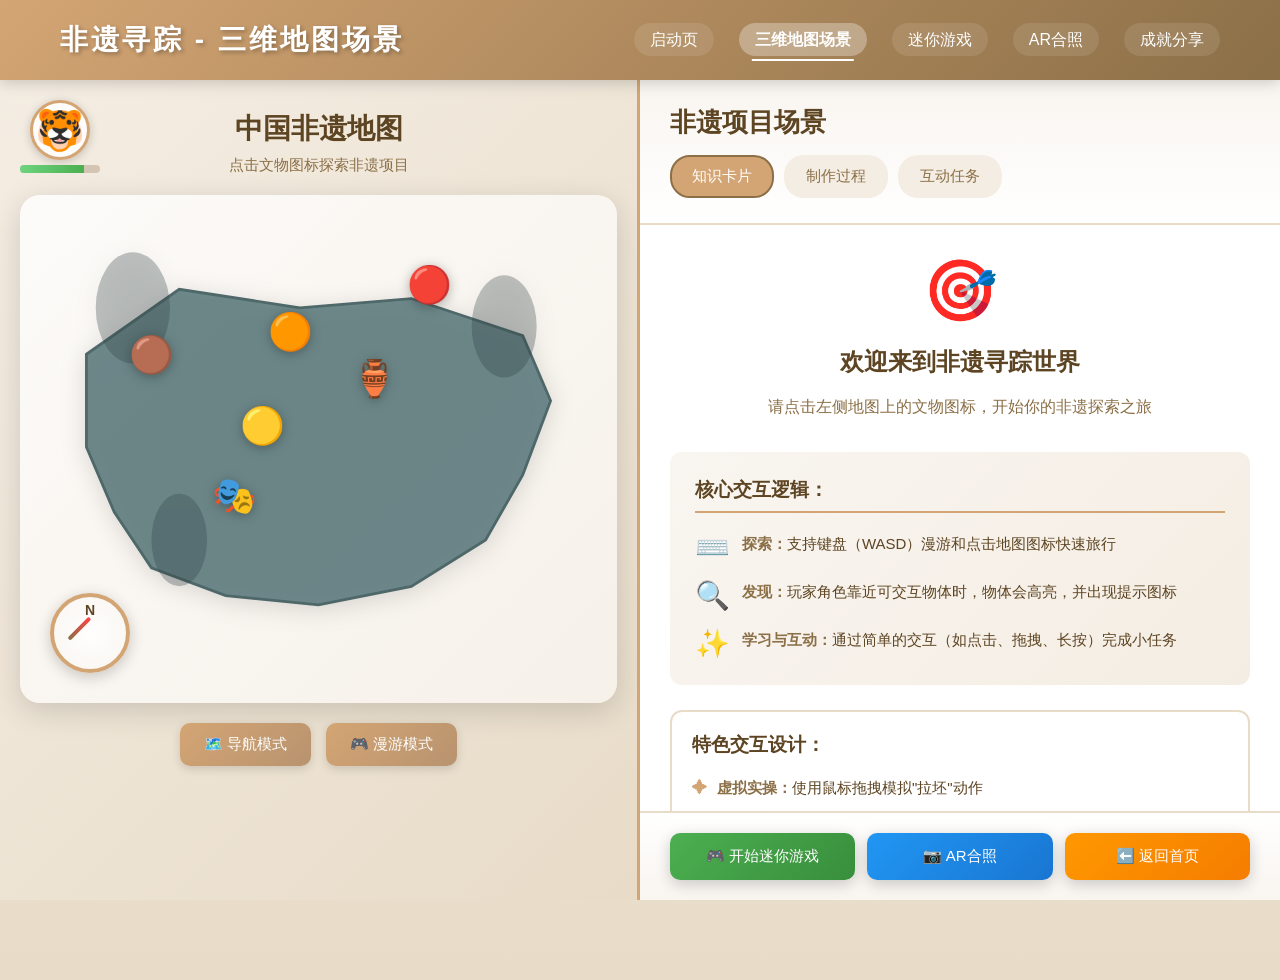
<file: map.html>
<!DOCTYPE html>
<html lang="zh-CN">
<head>
    <meta charset="UTF-8">
    <meta name="viewport" content="width=device-width, initial-scale=1.0">
    <title>三维地图场景 - 非遗寻踪</title>
    <link rel="stylesheet" href="css/style.css">
    <link rel="stylesheet" href="css/map.css">
    <link rel="stylesheet" href="css/animations.css">
</head>
<body>
    <!-- JavaScript交互功能 -->
    <script src="js/main.js"></script>
    <!-- 顶部导航栏 -->
    <nav class="top-nav">
        <div class="nav-container">
            <h1 class="site-title">非遗寻踪 - 三维地图场景</h1>
            <ul class="nav-menu">
                <li><a href="index.html">启动页</a></li>
                <li><a href="map.html" class="active">三维地图场景</a></li>
                <li><a href="#">迷你游戏</a></li>
                <li><a href="#">AR合照</a></li>
                <li><a href="#">成就分享</a></li>
            </ul>
        </div>
    </nav>

    <!-- 主内容区域 -->
    <main class="map-main">
        <!-- 左侧地图区 (50%宽) - 中国地图非遗点 -->
        <section class="map-section">
            <!-- 用户状态栏 -->
            <div class="user-status">
                <div class="avatar-box">
                    <div class="avatar">🐯</div>
                    <div class="hp-bar">
                        <div class="hp-fill" style="width: 80%;"></div>
                    </div>
                </div>
            </div>

            <div class="map-title">
                <h2>中国非遗地图</h2>
                <p class="map-hint">点击文物图标探索非遗项目</p>
            </div>
            
            <!-- 中国地图容器 -->
            <div class="map-container">
                <!-- 地图背景 - 中国水墨风格 -->
                <div class="china-map">
                    <svg viewBox="0 0 600 500" class="map-svg">
                        <!-- 中国地图轮廓简化版 -->
                        <path d="M 50,150 L 150,80 L 280,100 L 400,90 L 520,130 L 550,200 L 520,280 L 480,350 L 400,400 L 300,420 L 200,410 L 120,380 L 80,320 L 50,250 Z" 
                              fill="#5f7c7f" stroke="#3d5a5c" stroke-width="3" opacity="0.9"/>
                        
                        <!-- 山水背景装饰 -->
                        <g opacity="0.3">
                            <ellipse cx="100" cy="100" rx="40" ry="60" fill="#2c3e3f"/>
                            <ellipse cx="500" cy="120" rx="35" ry="55" fill="#2c3e3f"/>
                            <ellipse cx="150" cy="350" rx="30" ry="50" fill="#2c3e3f"/>
                        </g>
                    </svg>

                    <!-- 非遗文物标记点 -->
                    <div class="heritage-markers">
                        <!-- 剪纸 - 东北 -->
                        <div class="marker marker-jianzhi" style="top: 15%; left: 70%;" data-item="剪纸">
                            <div class="marker-icon">🔴</div>
                            <div class="marker-tooltip">剪纸艺术</div>
                        </div>

                        <!-- 青花瓷 - 华东 -->
                        <div class="marker marker-ciqi" style="top: 35%; left: 60%;" data-item="青花瓷">
                            <div class="marker-icon">🏺</div>
                            <div class="marker-tooltip">景德镇青花瓷</div>
                        </div>

                        <!-- 云锦 - 华中 -->
                        <div class="marker marker-yunjin" style="top: 45%; left: 40%;" data-item="云锦">
                            <div class="marker-icon">🟡</div>
                            <div class="marker-tooltip">南京云锦</div>
                        </div>

                        <!-- 花鼓戏 - 西南 -->
                        <div class="marker marker-xiqu" style="top: 60%; left: 35%;" data-item="花鼓戏">
                            <div class="marker-icon">🎭</div>
                            <div class="marker-tooltip">花鼓戏</div>
                        </div>

                        <!-- 唐卡 - 西北 -->
                        <div class="marker marker-tangka" style="top: 30%; left: 20%;" data-item="唐卡">
                            <div class="marker-icon">🟤</div>
                            <div class="marker-tooltip">藏族唐卡</div>
                        </div>

                        <!-- 剪纸 - 华北 -->
                        <div class="marker marker-muxie" style="top: 25%; left: 45%;" data-item="木雕">
                            <div class="marker-icon">🟠</div>
                            <div class="marker-tooltip">木雕工艺</div>
                        </div>
                    </div>
                </div>

                <!-- 左下角罗盘导航 -->
                <div class="compass">
                    <div class="compass-ring"></div>
                    <div class="compass-pointer"></div>
                </div>
            </div>

            <!-- 地图控制按钮 -->
            <div class="map-controls">
                <button class="control-btn">🗺️ 导航模式</button>
                <button class="control-btn">🎮 漫游模式</button>
            </div>
        </section>

        <!-- 右侧内容区 (50%宽) - 非遗项目详情/知识卡片/任务 -->
        <section class="content-section">
            <!-- 内容头部 -->
            <div class="content-header">
                <h2 class="content-title">非遗项目场景</h2>
                <div class="content-tabs">
                    <button class="tab-btn active">知识卡片</button>
                    <button class="tab-btn">制作过程</button>
                    <button class="tab-btn">互动任务</button>
                </div>
            </div>

            <!-- 内容主体 -->
            <div class="content-body">
                <!-- 欢迎界面 -->
                <div class="welcome-panel">
                    <div class="welcome-icon">🎯</div>
                    <h3>欢迎来到非遗寻踪世界</h3>
                    <p>请点击左侧地图上的文物图标，开始你的非遗探索之旅</p>
                    
                    <div class="features-intro">
                        <h4>核心交互逻辑：</h4>
                        <div class="feature-list">
                            <div class="feature-item">
                                <span class="feature-icon">⌨️</span>
                                <div class="feature-text">
                                    <strong>探索：</strong>支持键盘（WASD）漫游和点击地图图标快速旅行
                                </div>
                            </div>
                            <div class="feature-item">
                                <span class="feature-icon">🔍</span>
                                <div class="feature-text">
                                    <strong>发现：</strong>玩家角色靠近可交互物体时，物体会高亮，并出现提示图标
                                </div>
                            </div>
                            <div class="feature-item">
                                <span class="feature-icon">✨</span>
                                <div class="feature-text">
                                    <strong>学习与互动：</strong>通过简单的交互（如点击、拖拽、长按）完成小任务
                                </div>
                            </div>
                        </div>
                    </div>

                    <div class="special-features">
                        <h4>特色交互设计：</h4>
                        <ul>
                            <li><strong>虚拟实操：</strong>使用鼠标拖拽模拟"拉坯"动作</li>
                            <li><strong>动态叙事：</strong>非遗传承人以音频导游的形式出现</li>
                            <li><strong>AR融合：</strong>在特定点位，调用摄像头进行虚实融合</li>
                            <li><strong>游戏化激励：</strong>完成项目解锁"非遗守护者"成就</li>
                        </ul>
                    </div>
                </div>

                <!-- 非遗详情面板（默认隐藏） -->
                <div class="heritage-detail" style="display: none;">
                    <div class="detail-image">
                        <div class="image-placeholder">非遗项目图片</div>
                    </div>
                    <div class="detail-info">
                        <h3 class="heritage-name">非遗项目名称</h3>
                        <div class="heritage-tags">
                            <span class="tag">传统技艺</span>
                            <span class="tag">国家级</span>
                        </div>
                        <div class="heritage-desc">
                            <p>这里显示非遗项目的详细介绍...</p>
                        </div>
                    </div>
                    <div class="task-panel">
                        <h4>🎮 互动任务</h4>
                        <div class="task-item">
                            <input type="checkbox" id="task1">
                            <label for="task1">了解制作步骤</label>
                        </div>
                        <div class="task-item">
                            <input type="checkbox" id="task2">
                            <label for="task2">虚拟拉坯体验</label>
                        </div>
                        <div class="task-item">
                            <input type="checkbox" id="task3">
                            <label for="task3">试穿非遗服饰</label>
                        </div>
                    </div>
                </div>
            </div>

            <!-- 内容底部 -->
            <div class="content-footer">
                <button class="action-btn btn-game">🎮 开始迷你游戏</button>
                <button class="action-btn btn-ar">📷 AR合照</button>
                <a href="index.html" class="action-btn btn-back">⬅️ 返回首页</a>
            </div>
        </section>
    </main>
</body>
</html>
</file>
<file: css/style.css>
/* ===== 全局样式 ===== */

/* 重置默认样式 */
* {
    margin: 0;
    padding: 0;
    box-sizing: border-box;
}

html, body {
    width: 100%;
    height: 100%;
    font-family: "Microsoft YaHei", "微软雅黑", Arial, sans-serif;
    color: #333;
    background-color: #f5f5f5;
}

/* ===== 顶部导航栏样式 ===== */
.top-nav {
    position: fixed;
    top: 0;
    left: 0;
    width: 100%;
    height: 80px;
    background: linear-gradient(135deg, #d4a574 0%, #8b6f47 100%);
    box-shadow: 0 2px 15px rgba(0,0,0,0.2);
    z-index: 1000;
}

.nav-container {
    width: 1200px;
    height: 100%;
    margin: 0 auto;
    display: flex;
    justify-content: space-between;
    align-items: center;
    padding: 0 20px;
}

.site-title {
    font-size: 28px;
    font-weight: bold;
    color: #fff;
    letter-spacing: 3px;
    text-shadow: 2px 2px 4px rgba(0,0,0,0.3);
}

.nav-menu {
    list-style: none;
    display: flex;
    gap: 25px;
}

.nav-menu li a {
    text-decoration: none;
    color: #fff;
    font-size: 16px;
    padding: 8px 16px;
    border-radius: 20px;
    transition: all 0.3s ease;
    background-color: rgba(255, 255, 255, 0.1);
}

.nav-menu li a:hover {
    background-color: rgba(255, 255, 255, 0.25);
    transform: translateY(-2px);
}

.nav-menu li a.active {
    background-color: rgba(255, 255, 255, 0.3);
    font-weight: bold;
}

/* ===== 按钮通用样式 ===== */
.main-btn, .action-btn {
    display: inline-flex;
    flex-direction: column;
    align-items: center;
    justify-content: center;
    padding: 15px 30px;
    text-decoration: none;
    border-radius: 12px;
    border: none;
    transition: all 0.3s ease;
    box-shadow: 0 4px 15px rgba(0,0,0,0.2);
    cursor: pointer;
    font-size: 16px;
}

.main-btn {
    width: 180px;
    height: 110px;
}

.main-btn:hover, .action-btn:hover {
    transform: translateY(-3px);
    box-shadow: 0 6px 20px rgba(0,0,0,0.3);
}

.btn-icon {
    font-size: 36px;
    margin-bottom: 8px;
}

.btn-text {
    font-size: 18px;
    font-weight: bold;
}

/* ===== 响应式 ===== */
@media (max-width: 1200px) {
    .nav-container {
        width: 100%;
    }
}
</file>
<file: css/map.css>
/* ===== 地图页布局样式 ===== */

body {
    margin: 0;
    padding: 0;
    height: 100vh;
    background: linear-gradient(to bottom, #f4ede3, #e8dcc8);
}

/* ===== 主内容区 ===== */
.map-main {
    margin-top: 80px;
    height: calc(100vh - 80px);
    display: flex;
}

/* ===== 左侧地图区 (50%宽) ===== */
.map-section {
    width: 50%;
    background: linear-gradient(135deg, #f4ede3 0%, #e8dcc8 100%);
    padding: 20px;
    overflow-y: auto;
    border-right: 3px solid #d4a574;
    position: relative;
}

/* 用户状态栏 */
.user-status {
    position: absolute;
    top: 20px;
    left: 20px;
    z-index: 10;
}

.avatar-box {
    display: flex;
    flex-direction: column;
    align-items: center;
    gap: 5px;
}

.avatar {
    font-size: 40px;
    background: rgba(255, 255, 255, 0.9);
    width: 60px;
    height: 60px;
    border-radius: 50%;
    display: flex;
    align-items: center;
    justify-content: center;
    border: 3px solid #d4a574;
    box-shadow: 0 2px 10px rgba(0,0,0,0.2);
}

.hp-bar {
    width: 80px;
    height: 8px;
    background-color: rgba(139, 111, 71, 0.3);
    border-radius: 4px;
    overflow: hidden;
}

.hp-fill {
    height: 100%;
    background: linear-gradient(90deg, #6dd47e 0%, #4caf50 100%);
    transition: width 0.3s ease;
}

.map-title {
    text-align: center;
    margin-bottom: 20px;
    padding-top: 10px;
}

.map-title h2 {
    font-size: 28px;
    color: #5d4422;
    margin-bottom: 8px;
}

.map-hint {
    font-size: 15px;
    color: #8b6f47;
}

/* 地图容器 */
.map-container {
    position: relative;
    width: 100%;
    max-width: 650px;
    margin: 0 auto;
    padding: 20px;
    background: linear-gradient(135deg, rgba(255, 255, 255, 0.8), rgba(249, 245, 240, 0.8));
    border-radius: 20px;
    box-shadow: 0 8px 30px rgba(0,0,0,0.15);
}

.china-map {
    position: relative;
    width: 100%;
    height: auto;
}

.map-svg {
    width: 100%;
    height: auto;
    filter: drop-shadow(0 4px 12px rgba(0,0,0,0.15));
}

/* 非遗标记点 */
.heritage-markers {
    position: absolute;
    top: 0;
    left: 0;
    width: 100%;
    height: 100%;
}

.marker {
    position: absolute;
    cursor: pointer;
    transform: translate(-50%, -50%);
    transition: all 0.3s ease;
}

.marker:hover {
    transform: translate(-50%, -50%) scale(1.2);
    z-index: 10;
}

.marker-icon {
    font-size: 36px;
    filter: drop-shadow(0 2px 6px rgba(0,0,0,0.3));
    animation: float 3s ease-in-out infinite;
}

@keyframes float {
    0%, 100% {
        transform: translateY(0);
    }
    50% {
        transform: translateY(-8px);
    }
}

.marker-tooltip {
    position: absolute;
    top: 45px;
    left: 50%;
    transform: translateX(-50%);
    background-color: rgba(93, 68, 34, 0.95);
    color: #fff;
    padding: 6px 12px;
    border-radius: 8px;
    white-space: nowrap;
    font-size: 13px;
    opacity: 0;
    transition: opacity 0.3s ease;
    pointer-events: none;
    box-shadow: 0 2px 8px rgba(0,0,0,0.3);
}

.marker:hover .marker-tooltip {
    opacity: 1;
}

/* 罗盘导航 */
.compass {
    position: absolute;
    bottom: 30px;
    left: 30px;
    width: 80px;
    height: 80px;
}

.compass-ring {
    width: 100%;
    height: 100%;
    border: 4px solid #d4a574;
    border-radius: 50%;
    background: radial-gradient(circle, rgba(255,255,255,0.9), rgba(249,245,240,0.8));
    box-shadow: 0 4px 15px rgba(0,0,0,0.2);
    position: relative;
}

.compass-ring::before {
    content: "N";
    position: absolute;
    top: 5px;
    left: 50%;
    transform: translateX(-50%);
    font-weight: bold;
    color: #5d4422;
    font-size: 14px;
}

.compass-pointer {
    position: absolute;
    top: 50%;
    left: 50%;
    width: 4px;
    height: 30px;
    background: linear-gradient(180deg, #ff4444 0%, #8b6f47 100%);
    transform-origin: center top;
    transform: translate(-50%, -50%) rotate(45deg);
    border-radius: 2px;
    animation: rotate-compass 4s linear infinite;
}

@keyframes rotate-compass {
    0% { transform: translate(-50%, -50%) rotate(0deg); }
    100% { transform: translate(-50%, -50%) rotate(360deg); }
}

/* 地图控制按钮 */
.map-controls {
    display: flex;
    justify-content: center;
    gap: 15px;
    margin-top: 20px;
}

.control-btn {
    padding: 12px 24px;
    background: linear-gradient(135deg, #d4a574 0%, #b8936f 100%);
    color: #fff;
    border: none;
    border-radius: 10px;
    font-size: 15px;
    cursor: pointer;
    transition: all 0.3s ease;
    box-shadow: 0 3px 10px rgba(0,0,0,0.15);
}

.control-btn:hover {
    background: linear-gradient(135deg, #8b6f47 0%, #5d4422 100%);
    transform: translateY(-2px);
    box-shadow: 0 5px 15px rgba(0,0,0,0.25);
}

/* ===== 右侧内容区 (50%宽) ===== */
.content-section {
    width: 50%;
    background-color: #fff;
    display: flex;
    flex-direction: column;
}

/* 内容头部 */
.content-header {
    padding: 25px 30px;
    border-bottom: 2px solid #e8dcc8;
    background: linear-gradient(to bottom, #f9f5f0, #fff);
}

.content-title {
    font-size: 26px;
    color: #5d4422;
    margin-bottom: 15px;
}

.content-tabs {
    display: flex;
    gap: 10px;
}

.tab-btn {
    padding: 10px 20px;
    background-color: #f4ede3;
    border: 2px solid transparent;
    border-radius: 20px;
    font-size: 15px;
    color: #8b6f47;
    cursor: pointer;
    transition: all 0.3s ease;
}

.tab-btn.active {
    background-color: #d4a574;
    color: #fff;
    border-color: #8b6f47;
}

.tab-btn:hover {
    background-color: #e8dcc8;
    border-color: #d4a574;
}

/* 内容主体 */
.content-body {
    flex: 1;
    padding: 30px;
    overflow-y: auto;
    background-color: #fff;
}

/* 欢迎面板 */
.welcome-panel {
    text-align: center;
}

.welcome-icon {
    font-size: 60px;
    margin-bottom: 20px;
}

.welcome-panel h3 {
    font-size: 24px;
    color: #5d4422;
    margin-bottom: 15px;
}

.welcome-panel > p {
    font-size: 16px;
    color: #8b6f47;
    line-height: 1.8;
    margin-bottom: 30px;
}

/* 功能介绍区 */
.features-intro {
    text-align: left;
    background: linear-gradient(135deg, #f9f5f0, #f4ede3);
    padding: 25px;
    border-radius: 12px;
    margin-bottom: 25px;
}

.features-intro h4 {
    font-size: 19px;
    color: #5d4422;
    margin-bottom: 18px;
    border-bottom: 2px solid #d4a574;
    padding-bottom: 8px;
}

.feature-list {
    display: flex;
    flex-direction: column;
    gap: 15px;
}

.feature-item {
    display: flex;
    align-items: flex-start;
    gap: 12px;
}

.feature-icon {
    font-size: 28px;
    flex-shrink: 0;
}

.feature-text {
    flex: 1;
    font-size: 15px;
    color: #5d4422;
    line-height: 1.7;
}

.feature-text strong {
    color: #8b6f47;
    font-weight: bold;
}

/* 特色功能 */
.special-features {
    text-align: left;
    background-color: #fff;
    padding: 20px;
    border-radius: 12px;
    border: 2px solid #e8dcc8;
}

.special-features h4 {
    font-size: 19px;
    color: #5d4422;
    margin-bottom: 15px;
}

.special-features ul {
    list-style: none;
    padding: 0;
}

.special-features ul li {
    font-size: 15px;
    color: #5d4422;
    line-height: 2;
    padding-left: 25px;
    position: relative;
    margin-bottom: 8px;
}

.special-features ul li::before {
    content: "✦";
    position: absolute;
    left: 0;
    color: #d4a574;
    font-weight: bold;
}

.special-features ul li strong {
    color: #8b6f47;
}

/* 非遗详情（默认隐藏） */
.heritage-detail {
    display: none;
}

.detail-image {
    margin-bottom: 20px;
}

.image-placeholder {
    width: 100%;
    height: 250px;
    background: linear-gradient(135deg, #e8dcc8, #f4ede3);
    display: flex;
    align-items: center;
    justify-content: center;
    border-radius: 12px;
    color: #8b6f47;
    font-size: 18px;
}

.detail-info {
    margin-bottom: 20px;
}

.heritage-name {
    font-size: 26px;
    color: #5d4422;
    margin-bottom: 12px;
}

.heritage-tags {
    display: flex;
    gap: 10px;
    margin-bottom: 15px;
}

.tag {
    padding: 5px 15px;
    background-color: #d4a574;
    color: #fff;
    border-radius: 15px;
    font-size: 13px;
}

.heritage-desc p {
    font-size: 15px;
    color: #5d4422;
    line-height: 1.8;
}

/* 任务面板 */
.task-panel {
    background-color: #f9f5f0;
    padding: 20px;
    border-radius: 12px;
    margin-top: 20px;
}

.task-panel h4 {
    font-size: 18px;
    color: #5d4422;
    margin-bottom: 15px;
}

.task-item {
    display: flex;
    align-items: center;
    gap: 10px;
    margin-bottom: 12px;
    font-size: 15px;
    color: #5d4422;
}

.task-item input[type="checkbox"] {
    width: 18px;
    height: 18px;
    cursor: pointer;
}

.task-item label {
    cursor: pointer;
}

/* 内容底部 */
.content-footer {
    padding: 20px 30px;
    border-top: 2px solid #e8dcc8;
    display: flex;
    justify-content: space-between;
    gap: 12px;
    background: linear-gradient(to top, #f9f5f0, #fff);
}

.action-btn {
    flex: 1;
    padding: 14px 20px;
    background: linear-gradient(135deg, #d4a574 0%, #b8936f 100%);
    color: #fff;
    border: none;
    border-radius: 10px;
    font-size: 15px;
    cursor: pointer;
    text-align: center;
    transition: all 0.3s ease;
}

.action-btn:hover {
    background: linear-gradient(135deg, #8b6f47 0%, #5d4422 100%);
    transform: translateY(-2px);
}

.btn-game {
    background: linear-gradient(135deg, #4caf50 0%, #388e3c 100%);
}

.btn-ar {
    background: linear-gradient(135deg, #2196f3 0%, #1976d2 100%);
}

.btn-back {
    background: linear-gradient(135deg, #ff9800 0%, #f57c00 100%);
}

/* ===== 响应式调整 ===== */
@media (max-width: 1024px) {
    .map-main {
        flex-direction: column;
    }
    
    .map-section,
    .content-section {
        width: 100%;
    }
    
    .content-footer {
        flex-wrap: wrap;
    }
    
    .action-btn {
        min-width: 120px;
    }
}
</file>
<file: css/animations.css>
/* ===== 非遗寻踪 - 动画效果增强样式 ===== */
/* 配合JavaScript交互使用 */

/* 平滑过渡 */
* {
    transition: transform 0.3s ease, opacity 0.3s ease;
}

/* 标记点悬停效果增强 */
.marker {
    cursor: pointer;
    transition: all 0.3s cubic-bezier(0.4, 0, 0.2, 1);
}

.marker:hover .marker-icon {
    filter: drop-shadow(0 4px 12px rgba(212, 165, 116, 0.6));
}

/* 标记点激活状态 */
.marker.active {
    z-index: 100;
}

.marker.active .marker-icon {
    animation: bounce 0.6s ease;
}

@keyframes bounce {
    0%, 100% { transform: translateY(0); }
    50% { transform: translateY(-10px); }
}

/* 按钮悬停效果优化 */
.main-btn, .control-btn, .action-btn {
    position: relative;
    overflow: hidden;
    transition: all 0.3s ease;
}

.main-btn::before,
.control-btn::before,
.action-btn::before {
    content: '';
    position: absolute;
    top: 50%;
    left: 50%;
    width: 0;
    height: 0;
    border-radius: 50%;
    background: rgba(255, 255, 255, 0.3);
    transform: translate(-50%, -50%);
    transition: width 0.6s ease, height 0.6s ease;
}

.main-btn:hover::before,
.control-btn:hover::before,
.action-btn:hover::before {
    width: 300px;
    height: 300px;
}

/* Tab切换动画 */
.tab-btn {
    position: relative;
    overflow: hidden;
}

.tab-btn::after {
    content: '';
    position: absolute;
    bottom: 0;
    left: 50%;
    width: 0;
    height: 3px;
    background: #d4a574;
    transform: translateX(-50%);
    transition: width 0.3s ease;
}

.tab-btn.active::after {
    width: 80%;
}

/* 内容区域淡入效果 */
.content-body {
    animation: fadeInUp 0.6s ease;
}

@keyframes fadeInUp {
    from {
        opacity: 0;
        transform: translateY(20px);
    }
    to {
        opacity: 1;
        transform: translateY(0);
    }
}

/* 卡片悬停效果 */
.mode-card {
    transition: all 0.4s cubic-bezier(0.4, 0, 0.2, 1);
}

.mode-card:hover {
    box-shadow: 0 12px 40px rgba(0,0,0,0.25);
}

.mode-card .card-icon {
    transition: transform 0.3s ease;
}

.mode-card:hover .card-icon {
    transform: scale(1.2) rotate(10deg);
}

/* 任务项动画 */
.task-item {
    transition: all 0.3s ease;
}

.task-item:hover {
    background: rgba(212, 165, 116, 0.1);
    padding-left: 5px;
    border-radius: 5px;
}

.task-item input[type="checkbox"] {
    cursor: pointer;
    transition: transform 0.2s ease;
}

.task-item input[type="checkbox"]:checked {
    transform: scale(1.2);
}

/* 罗盘旋转动画增强 */
.compass {
    transition: transform 0.3s ease;
}

.compass:hover {
    transform: scale(1.1);
}

.compass:hover .compass-pointer {
    animation-play-state: paused;
}

/* 导航栏链接动画 */
.nav-menu li a {
    position: relative;
}

.nav-menu li a::before {
    content: '';
    position: absolute;
    bottom: -5px;
    left: 50%;
    width: 0;
    height: 2px;
    background: white;
    transform: translateX(-50%);
    transition: width 0.3s ease;
}

.nav-menu li a:hover::before,
.nav-menu li a.active::before {
    width: 80%;
}

/* 特征项动画 */
.feature-item {
    animation: slideInLeft 0.6s ease;
    animation-fill-mode: backwards;
}

.feature-item:nth-child(1) { animation-delay: 0.1s; }
.feature-item:nth-child(2) { animation-delay: 0.2s; }
.feature-item:nth-child(3) { animation-delay: 0.3s; }

@keyframes slideInLeft {
    from {
        opacity: 0;
        transform: translateX(-30px);
    }
    to {
        opacity: 1;
        transform: translateX(0);
    }
}

/* 特殊功能列表动画 */
.special-features ul li {
    animation: fadeIn 0.6s ease;
    animation-fill-mode: backwards;
}

.special-features ul li:nth-child(1) { animation-delay: 0.1s; }
.special-features ul li:nth-child(2) { animation-delay: 0.2s; }
.special-features ul li:nth-child(3) { animation-delay: 0.3s; }
.special-features ul li:nth-child(4) { animation-delay: 0.4s; }

@keyframes fadeIn {
    from {
        opacity: 0;
    }
    to {
        opacity: 1;
    }
}

/* 地图容器悬停效果 */
.map-container {
    transition: transform 0.3s ease, box-shadow 0.3s ease;
}

.map-container:hover {
    transform: translateY(-5px);
    box-shadow: 0 12px 40px rgba(0,0,0,0.2);
}

/* SVG地图动画 */
.map-svg path {
    transition: all 0.4s ease;
}

.map-svg path:hover {
    fill: #6f9296;
    filter: drop-shadow(0 4px 15px rgba(0,0,0,0.3));
}

/* 用户状态栏动画 */
.user-status {
    animation: slideInDown 0.6s ease;
}

@keyframes slideInDown {
    from {
        opacity: 0;
        transform: translateY(-20px);
    }
    to {
        opacity: 1;
        transform: translateY(0);
    }
}

/* HP条动画 */
.hp-fill {
    animation: fillBar 1.5s ease;
}

@keyframes fillBar {
    from {
        width: 0%;
    }
}

/* 欢迎图标脉冲动画 */
.welcome-icon {
    animation: iconPulse 2s ease-in-out infinite;
}

@keyframes iconPulse {
    0%, 100% {
        transform: scale(1);
    }
    50% {
        transform: scale(1.1);
    }
}

/* 响应式动画调整 */
@media (max-width: 1024px) {
    .mode-card:hover {
        transform: translateY(-3px);
    }
    
    .map-container:hover {
        transform: translateY(-3px);
    }
}

/* 减弱动画效果选项(用户偏好) */
@media (prefers-reduced-motion: reduce) {
    * {
        animation-duration: 0.01ms !important;
        animation-iteration-count: 1 !important;
        transition-duration: 0.01ms !important;
    }
}

/* 加载状态动画 */
.loading {
    position: relative;
}

.loading::after {
    content: '';
    position: absolute;
    top: 50%;
    left: 50%;
    width: 40px;
    height: 40px;
    border: 4px solid #f3f3f3;
    border-top: 4px solid #d4a574;
    border-radius: 50%;
    animation: spin 1s linear infinite;
    transform: translate(-50%, -50%);
}

@keyframes spin {
    0% { transform: translate(-50%, -50%) rotate(0deg); }
    100% { transform: translate(-50%, -50%) rotate(360deg); }
}

/* 成功提示动画 */
.success-message {
    animation: successBounce 0.6s ease;
}

@keyframes successBounce {
    0%, 100% { transform: scale(1); }
    50% { transform: scale(1.2); }
}

/* 错误提示抖动动画 */
.error-shake {
    animation: shake 0.5s ease;
}

@keyframes shake {
    0%, 100% { transform: translateX(0); }
    25% { transform: translateX(-10px); }
    75% { transform: translateX(10px); }
}

/* 渐变背景动画 */
.hero-section {
    background-size: 200% 200%;
    animation: gradientShift 15s ease infinite;
}

@keyframes gradientShift {
    0%, 100% { background-position: 0% 50%; }
    50% { background-position: 100% 50%; }
}
</file>
